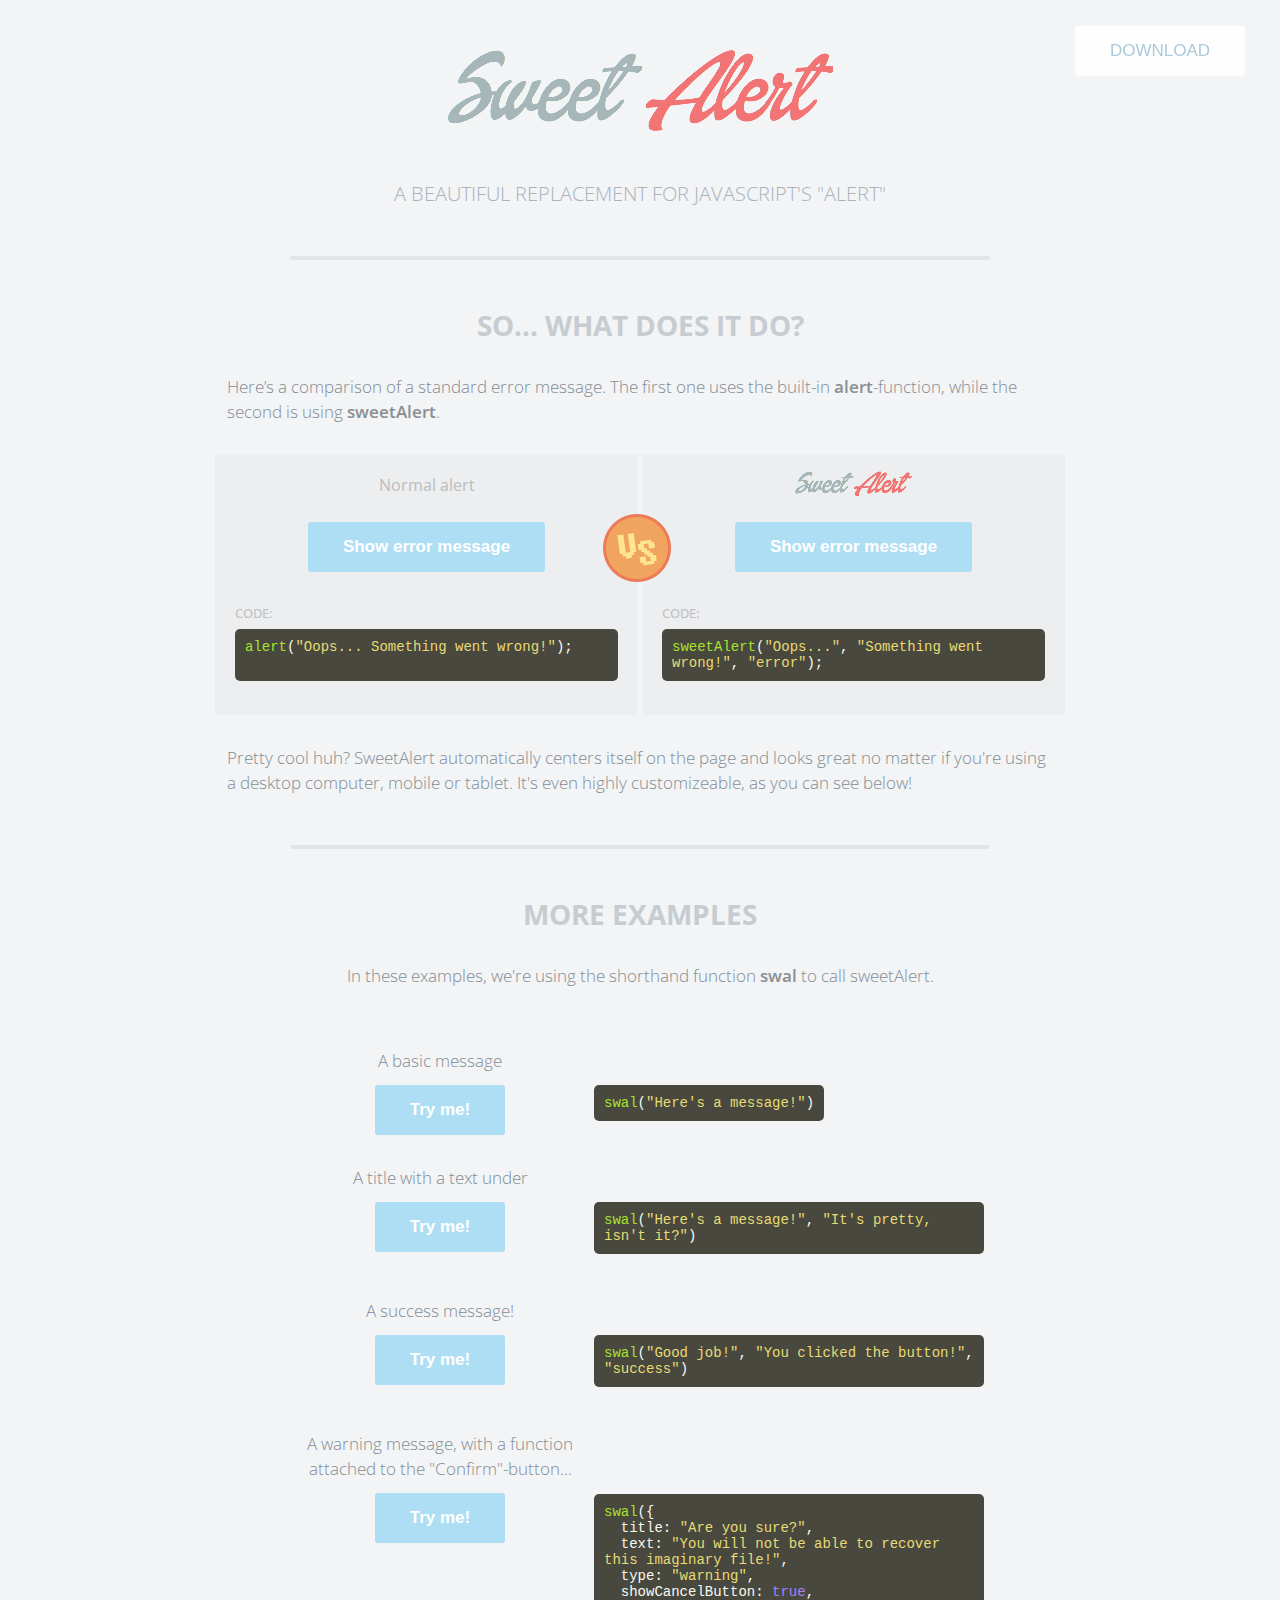
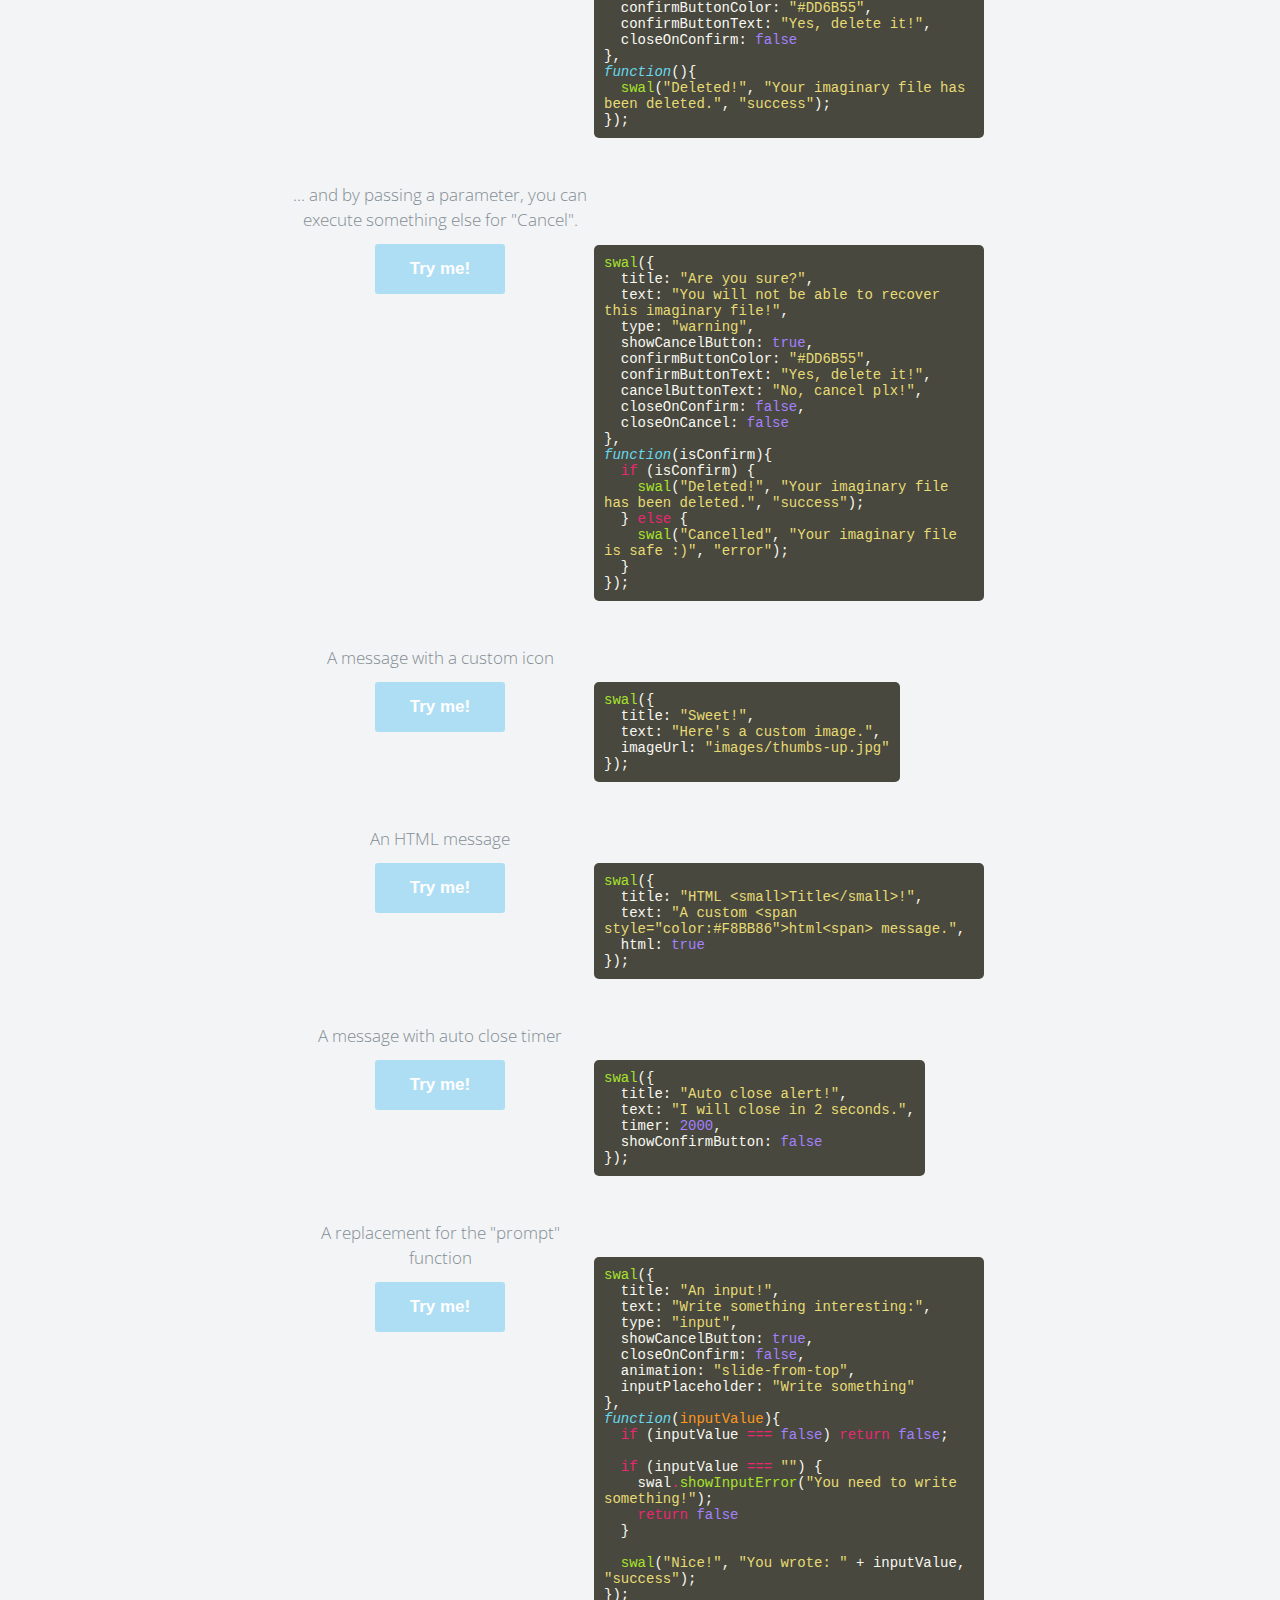
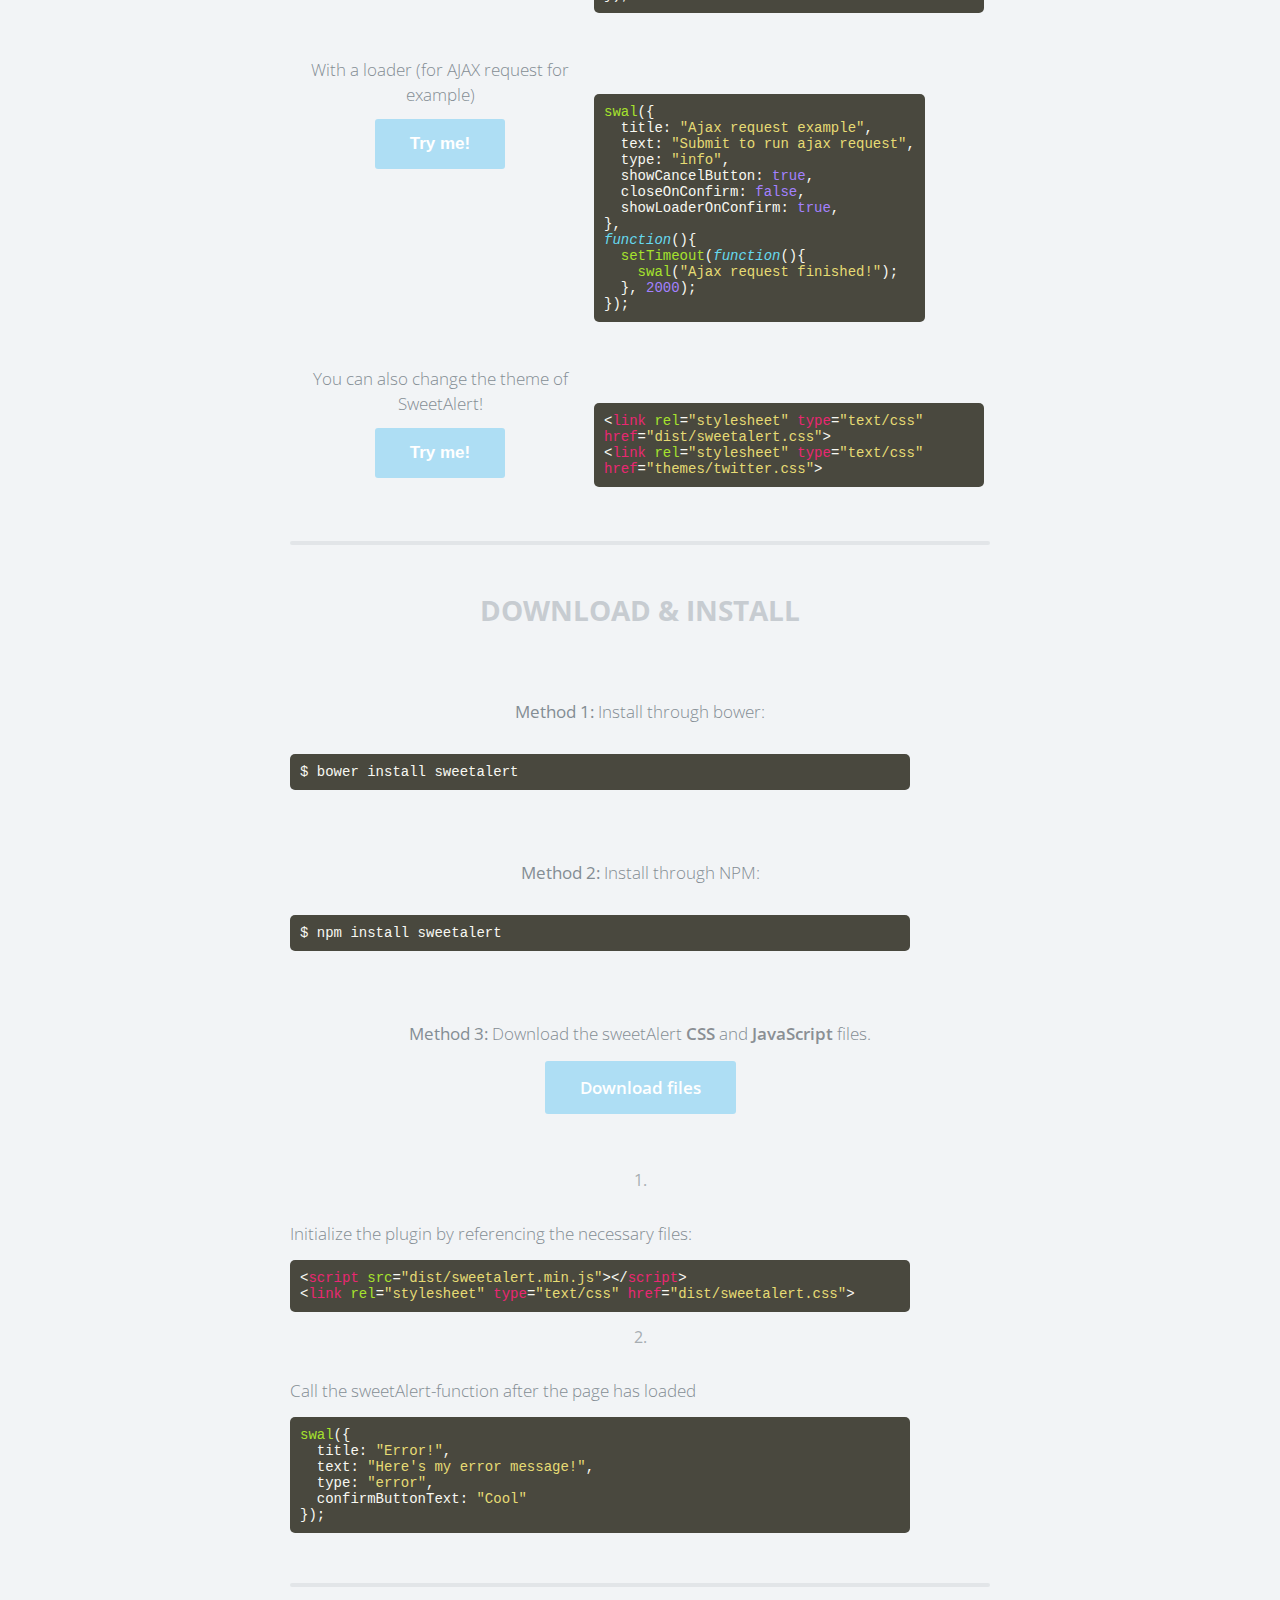
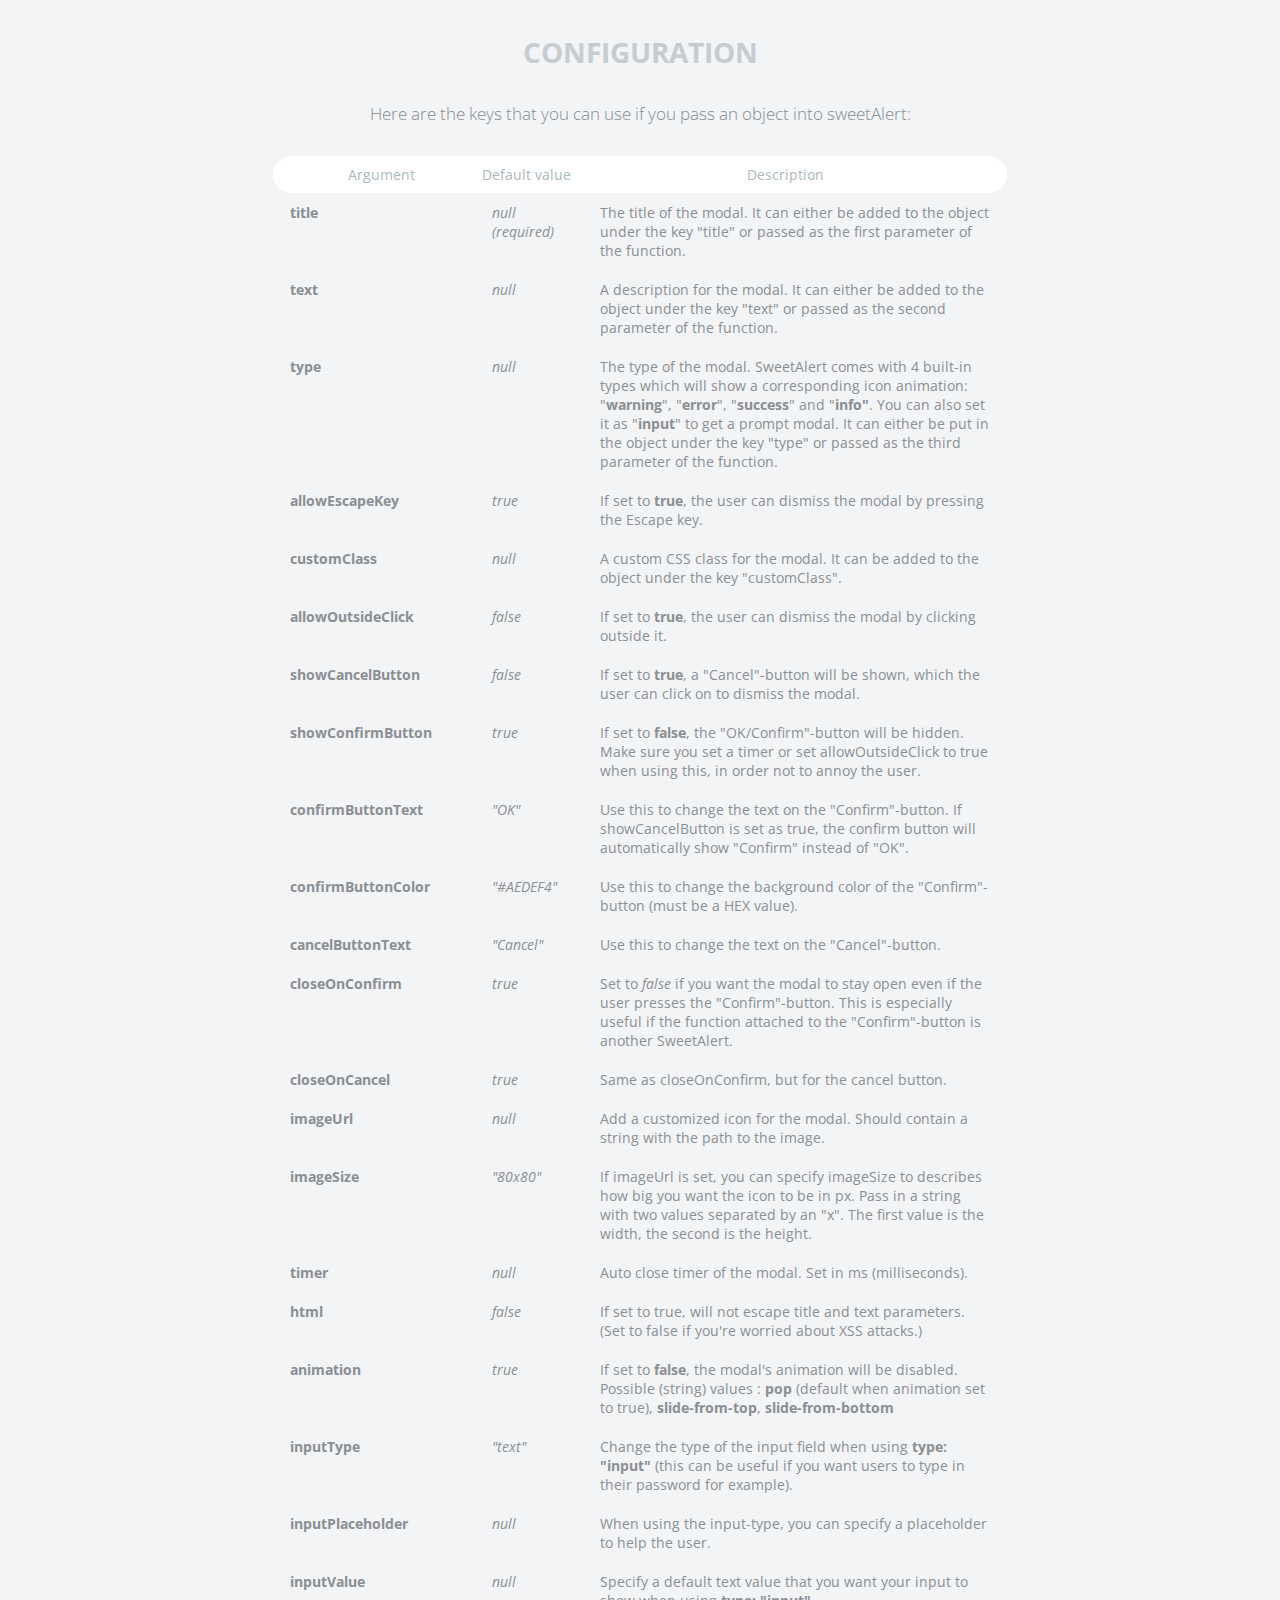
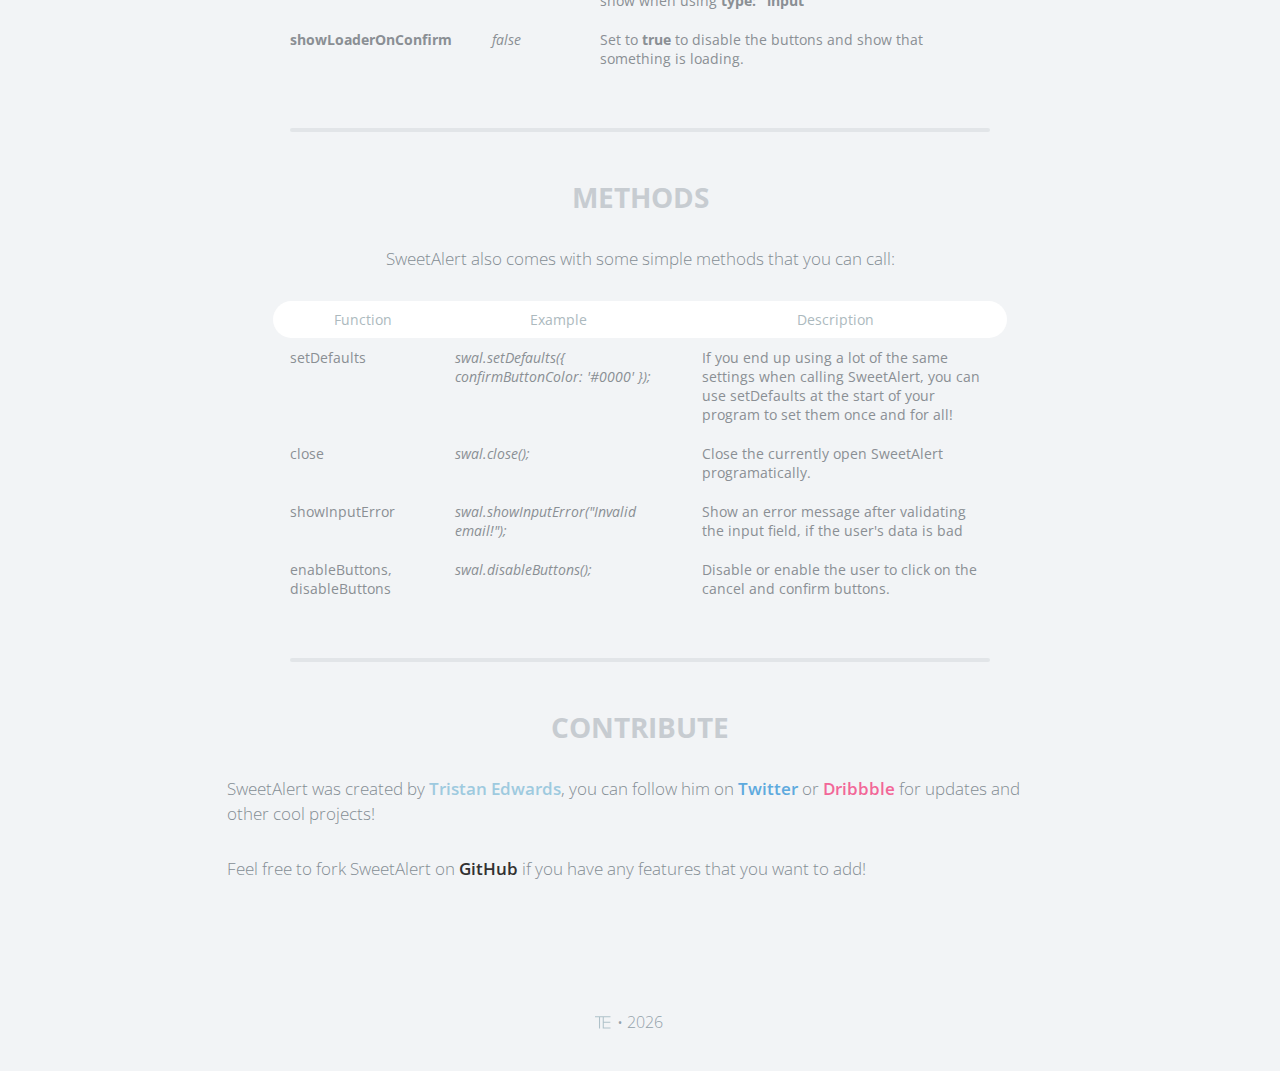
<file: admin/static/sweetalert/index.html>
<!doctype html>

<html>

<head>
  <meta charset="utf-8">
  <meta name="viewport" content="width=device-width, initial-scale=1, maximum-scale=1, user-scalable=0" />
  <title>SweetAlert</title>

  <link rel="stylesheet" href="example/example.css">
  <script src="https://code.jquery.com/jquery-2.1.3.min.js"></script>

  <!-- This is what you need -->
  <script src="dist/sweetalert-dev.js"></script>
  <link rel="stylesheet" href="dist/sweetalert.css">
  <!--.......................-->

</head>

<body>

<h1>Sweet Alert</h1>
<h2>A beautiful replacement for JavaScript's "Alert"</h2>
<button class="download">Download</button>

<!-- What does it do? -->
<h3>So... What does it do?</h3>
<p>Here’s a comparison of a standard error message. The first one uses the built-in <strong>alert</strong>-function, while the second is using <strong>sweetAlert</strong>.</p>

<div class="showcase normal">
	<h4>Normal alert</h4>
	<button>Show error message</button>

	<h5>Code:</h5>
	<pre><span class="attr">alert</span>(<span class="str">"Oops... Something went wrong!"</span>);

	</pre>

	<div class="vs-icon"></div>
</div>

<div class="showcase sweet">
	<h4>Sweet Alert</h4>
	<button>Show error message</button>

	<h5>Code:</h5>
	<pre><span class="attr">sweetAlert</span>(<span class="str">"Oops..."</span>, <span class="str">"Something went wrong!"</span>, <span class="str">"error"</span>);</pre>
</div>

<p>Pretty cool huh? SweetAlert automatically centers itself on the page and looks great no matter if you're using a desktop computer, mobile or tablet. It's even highly customizeable, as you can see below!</p>


<!-- Examples -->
<h3>More examples</h3>

<p class="center">In these examples, we're using the shorthand function <strong>swal</strong> to call sweetAlert.</p>

<ul class="examples">

	<li class="message">
		<div class="ui">
			<p>A basic message</p>
			<button>Try me!</button>
		</div>
		<pre><span class="attr">swal</span>(<span class="str">"Here's a message!"</span>)</pre>
	</li>

	<li class="title-text">
		<div class="ui">
			<p>A title with a text under</p>
			<button>Try me!</button>
		</div>
		<pre><span class="attr">swal</span>(<span class="str">"Here's a message!"</span>, <span class="str">"It's pretty, isn't it?"</span>)</pre>
	</li>

	<li class="success">
		<div class="ui">
			<p>A success message!</p>
			<button>Try me!</button>
		</div>
		<pre><span class="attr">swal</span>(<span class="str">"Good job!"</span>, <span class="str">"You clicked the button!"</span>, <span class="str">"success"</span>)</pre>
	</li>

	<li class="warning confirm">
		<div class="ui">
			<p>A warning message, with a function attached to the "Confirm"-button...</p>
			<button>Try me!</button>
		</div>
		<pre><span class="attr">swal</span>({
&nbsp;&nbsp;title: <span class="str">"Are you sure?"</span>,
&nbsp;&nbsp;text: <span class="str">"You will not be able to recover this imaginary file!"</span>,
&nbsp;&nbsp;type: <span class="str">"warning"</span>,
&nbsp;&nbsp;showCancelButton: <span class="val">true</span>,
&nbsp;&nbsp;confirmButtonColor: <span class="str">"#DD6B55"</span>,
&nbsp;&nbsp;confirmButtonText: <span class="str">"Yes, delete it!"</span>,
&nbsp;&nbsp;closeOnConfirm: <span class="val">false</span>
},
<span class="func"><i>function</i></span>(){
&nbsp;&nbsp;<span class="attr">swal</span>(<span class="str">"Deleted!"</span>, <span class="str">"Your imaginary file has been deleted."</span>, <span class="str">"success"</span>);
});</pre>
	</li>

	<li class="warning cancel">
		<div class="ui">
			<p>... and by passing a parameter, you can execute something else for "Cancel".</p>
			<button>Try me!</button>
		</div>
		<pre><span class="attr">swal</span>({
&nbsp;&nbsp;title: <span class="str">"Are you sure?"</span>,
&nbsp;&nbsp;text: <span class="str">"You will not be able to recover this imaginary file!"</span>,
&nbsp;&nbsp;type: <span class="str">"warning"</span>,
&nbsp;&nbsp;showCancelButton: <span class="val">true</span>,
&nbsp;&nbsp;confirmButtonColor: <span class="str">"#DD6B55"</span>,
&nbsp;&nbsp;confirmButtonText: <span class="str">"Yes, delete it!"</span>,
&nbsp;&nbsp;cancelButtonText: <span class="str">"No, cancel plx!"</span>,
&nbsp;&nbsp;closeOnConfirm: <span class="val">false</span>,
&nbsp;&nbsp;closeOnCancel: <span class="val">false</span>
},
<span class="func"><i>function</i></span>(isConfirm){
&nbsp;&nbsp;<span class="tag">if</span> (isConfirm) {
&nbsp;&nbsp;&nbsp;&nbsp;<span class="attr">swal</span>(<span class="str">"Deleted!"</span>, <span class="str">"Your imaginary file has been deleted."</span>, <span class="str">"success"</span>);
&nbsp;&nbsp;} <span class="tag">else</span> {
	&nbsp;&nbsp;&nbsp;&nbsp;<span class="attr">swal</span>(<span class="str">"Cancelled"</span>, <span class="str">"Your imaginary file is safe :)"</span>, <span class="str">"error"</span>);
&nbsp;&nbsp;}
});</pre>
	</li>

	<li class="custom-icon">
		<div class="ui">
			<p>A message with a custom icon</p>
			<button>Try me!</button>
		</div>
		<pre><span class="attr">swal</span>({
&nbsp;&nbsp;title: <span class="str">"Sweet!"</span>,
&nbsp;&nbsp;text: <span class="str">"Here's a custom image."</span>,
&nbsp;&nbsp;imageUrl: <span class="str">"images/thumbs-up.jpg"</span>
});</pre>
	</li>

	<li class="message-html">
		<div class="ui">
			<p>An HTML message</p>
			<button>Try me!</button>
		</div>
		<pre><span class="attr">swal</span>({
&nbsp;&nbsp;title: <span class="str">"HTML &lt;small&gt;Title&lt;/small&gt;!"</span>,
&nbsp;&nbsp;text: <span class="str">"A custom &lt;span style="color:#F8BB86"&gt;html&lt;span&gt; message."</span>,
&nbsp;&nbsp;html: <span class="val">true</span>
});</pre>
	</li>

	<li class="timer">
		<div class="ui">
			<p>A message with auto close timer</p>
			<button>Try me!</button>
		</div>
		<pre><span class="attr">swal</span>({
&nbsp;&nbsp;title: <span class="str">"Auto close alert!"</span>,
&nbsp;&nbsp;text: <span class="str">"I will close in 2 seconds."</span>,
&nbsp;&nbsp;timer: <span class="val">2000</span>,
&nbsp;&nbsp;showConfirmButton: <span class="val">false</span>
});</pre>
	</li>


	<li class="input">
		<div class="ui">
			<p>A replacement for the "prompt" function</p>
			<button>Try me!</button>
		</div>
		<pre><span class="attr">swal</span>({
&nbsp;&nbsp;title: <span class="str">"An input!"</span>,
&nbsp;&nbsp;text: <span class="str">"Write something interesting:"</span>,
&nbsp;&nbsp;type: <span class="str">"input"</span>,
&nbsp;&nbsp;showCancelButton: <span class="val">true</span>,
&nbsp;&nbsp;closeOnConfirm: <span class="val">false</span>,
&nbsp;&nbsp;animation: <span class="str">"slide-from-top"</span>,
&nbsp;&nbsp;inputPlaceholder: <span class="str">"Write something"</span>
},
<span class="func"><i>function</i></span>(<span class="arg">inputValue</span>){
&nbsp;&nbsp;<span class="tag">if</span> (inputValue <span class="tag">===</span> <span class="val">false</span>) <span class="tag">return</span> <span class="val">false</span>;
&nbsp;&nbsp;
&nbsp;&nbsp;<span class="tag">if</span> (inputValue <span class="tag">===</span> <span class="str">""</span>) {
&nbsp;&nbsp;&nbsp;&nbsp;swal<span class="tag">.</span><span class="attr">showInputError</span>(<span class="str">"You need to write something!"</span>);
&nbsp;&nbsp;&nbsp;&nbsp;<span class="tag">return</span> <span class="val">false</span>
&nbsp;&nbsp;}
&nbsp;&nbsp;
&nbsp;&nbsp;<span class="attr">swal</span>(<span class="str">"Nice!"</span>, <span class="str">"You wrote: "</span> + inputValue, <span class="str">"success"</span>);
});</pre>
	</li>

  <li class="ajax">
    <div class="ui">
			<p>With a loader (for AJAX request for example)</p>
			<button>Try me!</button>
		</div>
		<pre><span class="attr">swal</span>({
&nbsp;&nbsp;title: <span class="str">"Ajax request example"</span>,
&nbsp;&nbsp;text: <span class="str">"Submit to run ajax request"</span>,
&nbsp;&nbsp;type: <span class="str">"info"</span>,
&nbsp;&nbsp;showCancelButton: <span class="val">true</span>,
&nbsp;&nbsp;closeOnConfirm: <span class="val">false</span>,
&nbsp;&nbsp;showLoaderOnConfirm: <span class="val">true</span>,
},
<span class="func"><i>function</i></span>(){
&nbsp;&nbsp;<span class="attr">setTimeout</span>(<span class="func"><i>function</i></span>(){
&nbsp;&nbsp;&nbsp;&nbsp;<span class="attr">swal</span>(<span class="str">"Ajax request finished!"</span>);
&nbsp;&nbsp;}, <span class="val">2000</span>);
});</pre>
	</li>

	<li class="theme">
		<div class="ui">
			<p>You can also change the theme of SweetAlert!</p>
			<button>Try me!</button>
		</div>
		<pre>&lt;<span class="tag">link</span> <span class="attr">rel</span>=<span class="str">"stylesheet"</span> <span class="tag">type</span>=<span class="str">"text/css"</span> <span class="tag">href</span>=<span class="str">"dist/sweetalert.css"</span>&gt;
			&lt;<span class="tag">link</span> <span class="attr">rel</span>=<span class="str">"stylesheet"</span> <span class="tag">type</span>=<span class="str">"text/css"</span> <span class="tag">href</span>=<span class="str">"themes/twitter.css"</span>&gt;</pre>
	</li>

</ul>


<!-- Download & Install -->
<h3 id="download-section">Download & install</h3>

<div class="center-container">
	<p class="center"><b>Method 1:</b> Install through bower:</p>
	<pre class="center">$ bower install sweetalert</pre>
</div>

<div class="center-container">
	<p class="center"><b>Method 2:</b> Install through NPM:</p>
	<pre class="center">$ npm install sweetalert</pre>
</div>

<p class="center"><b>Method 3:</b> Download the sweetAlert <strong>CSS</strong> and <strong>JavaScript</strong> files.</p>

<a class="button" href="https://github.com/t4t5/sweetalert/archive/master.zip" download>Download files</a>

<ol>
	<li>
		<p>Initialize the plugin by referencing the necessary files:</p>
		<pre>&lt;<span class="tag">script</span> <span class="attr">src</span>=<span class="str">"dist/sweetalert.min.js"</span>&gt;&lt;/<span class="tag">script</span>&gt;
&lt;<span class="tag">link</span> <span class="attr">rel</span>=<span class="str">"stylesheet"</span> <span class="tag">type</span>=<span class="str">"text/css"</span> <span class="tag">href</span>=<span class="str">"dist/sweetalert.css"</span>&gt;</pre>
	</li>

	<li>
		<p>Call the sweetAlert-function after the page has loaded</p>
		<pre><span class="attr">swal</span>({
&nbsp;&nbsp;title: <span class="str">"Error!"</span>,
&nbsp;&nbsp;text: <span class="str">"Here's my error message!"</span>,
&nbsp;&nbsp;type: <span class="str">"error"</span>,
&nbsp;&nbsp;confirmButtonText: <span class="str">"Cool"</span>
});
</pre>
	</li>
</ol>



<!-- Configuration -->
<h3>Configuration</h3>

<p class="center">Here are the keys that you can use if you pass an object into sweetAlert:</p>

<table>
	<tr class="titles">
		<th>
			<div class="border-left"></div>
			Argument
		</th>
		<th>Default value</th>
		<th>
			<div class="border-right"></div>
			Description
		</th>
	</tr>
	<tr>
		<td><b>title</b></td>
		<td><i>null (required)</i></td>
		<td>The title of the modal. It can either be added to the object under the key "title" or passed as the first parameter of the function.</td>
	</tr>
	<tr>
		<td><b>text</b></td>
		<td><i>null</i></td>
		<td>A description for the modal. It can either be added to the object under the key "text" or passed as the second parameter of the function.</td>
	</tr>
	<tr>
		<td><b>type</b></td>
		<td><i>null</i></td>
		<td>The type of the modal. SweetAlert comes with 4 built-in types which will show a corresponding icon animation: "<strong>warning</strong>", "<strong>error</strong>", "<strong>success</strong>" and "<strong>info"</strong>. You can also set it as "<strong>input</strong>" to get a prompt modal. It can either be put in the object under the key "type" or passed as the third parameter of the function.</td>
	</tr>
    <tr>
      <td><b>allowEscapeKey</b></td>
      <td><i>true</i></td>
      <td>If set to <strong>true</strong>, the user can dismiss the modal by pressing the Escape key.</td>
    </tr>
	<tr>
		<td><b>customClass</b></td>
		<td><i>null</i></td>
		<td>A custom CSS class for the modal. It can be added to the object under the key "customClass".</td>
	</tr>
	<tr>
		<td><b>allowOutsideClick</b></td>
		<td><i>false</i></td>
		<td>If set to <strong>true</strong>, the user can dismiss the modal by clicking outside it.</td>
	</tr>
	<tr>
		<td><b>showCancelButton</b></td>
		<td><i>false</i></td>
		<td>If set to <strong>true</strong>, a "Cancel"-button will be shown, which the user can click on to dismiss the modal.</td>
	</tr>
	<tr>
		<td><b>showConfirmButton</b></td>
		<td><i>true</i></td>
		<td>If set to <strong>false</strong>, the "OK/Confirm"-button will be hidden. Make sure you set a timer or set allowOutsideClick to true when using this, in order not to annoy the user.</td>
	</tr>
	<tr>
		<td><b>confirmButtonText</b></td>
		<td><i>"OK"</i></td>
		<td>Use this to change the text on the "Confirm"-button. If showCancelButton is set as true, the confirm button will automatically show "Confirm" instead of "OK".</td>
	</tr>
	<tr>
		<td><b>confirmButtonColor</b></td>
		<td><i>"#AEDEF4"</i></td>
		<td>Use this to change the background color of the "Confirm"-button (must be a HEX value).</td>
	</tr>
	<tr>
		<td><b>cancelButtonText</b></td>
		<td><i>"Cancel"</i></td>
		<td>Use this to change the text on the "Cancel"-button.</td>
	</tr>
	<tr>
		<td><b>closeOnConfirm</b></td>
		<td><i>true</i></td>
		<td>Set to <i>false</i> if you want the modal to stay open even if the user presses the "Confirm"-button. This is especially useful if the function attached to the "Confirm"-button is another SweetAlert.</td>
	</tr>
	<tr>
		<td><b>closeOnCancel</b></td>
		<td><i>true</i></td>
		<td>Same as closeOnConfirm, but for the cancel button.</td>
	</tr>
	<tr>
		<td><b>imageUrl</b></td>
		<td><i>null</i></td>
		<td>Add a customized icon for the modal. Should contain a string with the path to the image.</td>
	</tr>
	<tr>
		<td><b>imageSize</b></td>
		<td><i>"80x80"</i></td>
		<td>If imageUrl is set, you can specify imageSize to describes how big you want the icon to be in px. Pass in a string with two values separated by an "x". The first value is the width, the second is the height.</td>
	</tr>
	<tr>
		<td><b>timer</b></td>
		<td><i>null</i></td>
		<td>Auto close timer of the modal. Set in ms (milliseconds).</td>
	</tr>
	<tr>
		<td><b>html</b></td>
		<td><i>false</i></td>
		<td>If set to true, will not escape title and text parameters. (Set to false if you're worried about XSS attacks.)</td>
	</tr>
	<tr>
		<td><b>animation</b></td>
		<td><i>true</i></td>
		<td>If set to <strong>false</strong>, the modal's animation will be disabled. Possible (string) values : <strong>pop</strong> (default when animation set to true), <strong>slide-from-top</strong>, <strong>slide-from-bottom</strong></td>
	</tr>
	<tr>
		<td><b>inputType</b></td>
		<td><i>"text"</i></td>
		<td>Change the type of the input field when using <strong>type: "input"</strong> (this can be useful if you want users to type in their password for example).</td>
	</tr>
	<tr>
		<td><b>inputPlaceholder</b></td>
		<td><i>null</i></td>
		<td>When using the input-type, you can specify a placeholder to help the user.</td>
	</tr>
	<tr>
		<td><b>inputValue</b></td>
		<td><i>null</i></td>
		<td>Specify a default text value that you want your input to show when using <strong>type: "input"</strong></td>
	</tr>
	<tr>
		<td><b>showLoaderOnConfirm</b></td>
		<td><i>false</i></td>
    <td>Set to <strong>true</strong> to disable the buttons and show that something is loading.</td>
	</tr>
</table>


<!-- Methods -->
<h3>Methods</h3>

<p class="center">SweetAlert also comes with some simple methods that you can call:</p>

<table>
	<tr class="titles">
		<th>
			<div class="border-left"></div>
			Function
		</th>
		<th>Example</th>
		<th>
			<div class="border-right"></div>
			Description
		</th>
	</tr>
	<tr>
		<td>setDefaults</td>
		<td><i>swal.setDefaults({ confirmButtonColor: '#0000' });</i></td>
		<td>If you end up using a lot of the same settings when calling SweetAlert, you can use setDefaults at the start of your program to set them once and for all!</td>
	</tr>
	<tr>
		<td>close</td>
		<td><i>swal.close();</i></td>
		<td>Close the currently open SweetAlert programatically.</td>
	</tr>
	<tr>
		<td>showInputError</td>
		<td><i>swal.showInputError("Invalid email!");</i></td>
		<td>Show an error message after validating the input field, if the user's data is bad</td>
	</tr>
	<tr>
		<td>enableButtons, disableButtons</td>
		<td><i>swal.disableButtons();</i></td>
		<td>Disable or enable the user to click on the cancel and confirm buttons.</td>
	</tr>
</table>



<!-- Contribute -->
<h3>Contribute</h3>
<p>SweetAlert was created by <a href="http://tristanedwards.me" target="_blank">Tristan Edwards</a>, you can follow him on <a href="https://twitter.com/t4t5" target="_blank" class="twitter">Twitter</a> or <a href="https://dribbble.com/tristanedwards" target="_blank" class="dribbble">Dribbble</a> for updates and other cool projects!</p>
<p>Feel free to fork SweetAlert on <a href="https://github.com/t4t5/sweetalert" class="github">GitHub</a> if you have any features that you want to add!</p>


<footer>
	<span class="te-logo">TE</span> • <script>document.write(new Date().getFullYear())</script>
</footer>


<script>

document.querySelector('button.download').onclick = function(){
	$("html, body").animate({ scrollTop: $("#download-section").offset().top }, 1000);
};

document.querySelector('.showcase.normal button').onclick = function(){
	alert("Oops... Something went wrong!");
};

document.querySelector('.showcase.sweet button').onclick = function(){
	swal("Oops...", "Something went wrong!", "error");
};

document.querySelector('ul.examples li.message button').onclick = function(){
	swal("Here's a message!");
};

document.querySelector('ul.examples li.timer button').onclick = function(){
	swal({
		title: "Auto close alert!",
		text: "I will close in 2 seconds.",
		timer: 2000,
		showConfirmButton: false
	});
};

document.querySelector('ul.examples li.title-text button').onclick = function(){
	swal("Here's a message!", "It's pretty, isn't it?");
};

document.querySelector('ul.examples li.success button').onclick = function(){
	swal("Good job!", "You clicked the button!", "success");
};

document.querySelector('ul.examples li.warning.confirm button').onclick = function(){
	swal({
		title: "Are you sure?",
		text: "You will not be able to recover this imaginary file!",
		type: "warning",
		showCancelButton: true,
		confirmButtonColor: '#DD6B55',
		confirmButtonText: 'Yes, delete it!',
		closeOnConfirm: false
	},
	function(){
		swal("Deleted!", "Your imaginary file has been deleted!", "success");
	});
};

document.querySelector('ul.examples li.warning.cancel button').onclick = function(){
	swal({
		title: "Are you sure?",
		text: "You will not be able to recover this imaginary file!",
		type: "warning",
		showCancelButton: true,
		confirmButtonColor: '#DD6B55',
		confirmButtonText: 'Yes, delete it!',
		cancelButtonText: "No, cancel plx!",
		closeOnConfirm: false,
		closeOnCancel: false
	},
	function(isConfirm){
    if (isConfirm){
      swal("Deleted!", "Your imaginary file has been deleted!", "success");
    } else {
      swal("Cancelled", "Your imaginary file is safe :)", "error");
    }
	});
};

document.querySelector('ul.examples li.custom-icon button').onclick = function(){
	swal({
		title: "Sweet!",
		text: "Here's a custom image.",
		imageUrl: 'example/images/thumbs-up.jpg'
	});
};

document.querySelector('ul.examples li.message-html button').onclick = function(){
	swal({
		title: "HTML <small>Title</small>!",
		text: 'A custom <span style="color:#F8BB86">html<span> message.',
		html: true
	});
};

document.querySelector('ul.examples li.input button').onclick = function(){
	swal({
		title: "An input!",
		text: 'Write something interesting:',
		type: 'input',
		showCancelButton: true,
		closeOnConfirm: false,
		animation: "slide-from-top",
		inputPlaceholder: "Write something",
	},
	function(inputValue){
		if (inputValue === false) return false;

		if (inputValue === "") {
			swal.showInputError("You need to write something!");
			return false;
		}
    
		swal("Nice!", 'You wrote: ' + inputValue, "success");

	});
};

document.querySelector('ul.examples li.theme button').onclick = function() {
	swal({
		title: "Themes!",
		text: "Here's the Twitter theme for SweetAlert!",
		confirmButtonText: "Cool!",
		customClass: 'twitter'
	});
};

document.querySelector('ul.examples li.ajax button').onclick = function() {
  swal({
    title: 'Ajax request example',
    text: 'Submit to run ajax request',
    type: 'info',
    showCancelButton: true,
    closeOnConfirm: false,
    showLoaderOnConfirm: true,
  }, function(){
    setTimeout(function() {
      swal('Ajax request finished!');
    }, 2000);
  });
};

</script>



</body>

</html>
</file>
<file: admin/static/sweetalert/example/example.css>
@import url(http://fonts.googleapis.com/css?family=Open+Sans:400,600,700,300);
@import url(http://fonts.googleapis.com/css?family=Open+Sans+Condensed:700);
body {
  background-color: #f2f4f6;
  font-family: 'Open Sans', sans-serif;
  text-align: center; }

h1 {
  background-image: url("images/logo_big.png");
  background-image: -webkit-image-set(url("images/logo_big.png") 1x, url("images/logo_big@2x.png") 2x);
  width: 385px;
  height: 81px;
  text-indent: -9999px;
  white-space: nowrap;
  margin: 50px auto; }
  @media all and (max-width: 420px) {
    h1 {
      width: 300px;
      background-size: contain;
      background-repeat: no-repeat;
      background-position: center; } }
  @media all and (max-width: 330px) {
    h1 {
      width: 250px; } }

h2 {
  font-size: 20px;
  color: #A9B2BC;
  line-height: 25px;
  text-transform: uppercase;
  font-weight: 300;
  text-align: center;
  display: block; }

h3 {
  font-size: 28px;
  color: #C7CCD1;
  text-transform: uppercase;
  font-family: 'Open Sans Condensed', sans-serif;
  margin-top: 100px;
  text-align: center;
  position: relative; }
  h3#download-section {
    margin-top: 50px;
    padding-top: 40px; }
  h3::after {
    content: "";
    background-color: #e2e5e8;
    height: 4px;
    width: 700px;
    left: 50%;
    margin-left: -350px;
    position: absolute;
    margin-top: -50px;
    border-radius: 2px; }
    @media all and (max-width: 740px) {
      h3::after {
        width: auto;
        left: 20px;
        right: 20px;
        margin-left: 0; } }

a {
  text-decoration: none; }

p {
  max-width: 826px;
  margin: 30px auto;
  font-size: 17px;
  font-weight: 300;
  color: #848D94;
  line-height: 25px;
  text-align: left; }
  p.center {
    text-align: center; }
  p strong {
    color: #8A8F94;
    font-weight: 600; }
  p a {
    color: #9ECADF;
    font-weight: 600; }
    p a:hover {
      text-decoration: underline; }
    p a.twitter {
      color: #5eaade; }
    p a.dribbble {
      color: #f26798; }
    p a.github {
      color: #323131; }

button, .button {
  background-color: #AEDEF4;
  color: white;
  border: none;
  box-shadow: none;
  font-size: 17px;
  font-weight: 500;
  font-weight: 600;
  border-radius: 3px;
  padding: 15px 35px;
  margin: 26px 5px 0 5px;
  cursor: pointer; }
  button:focus, .button:focus {
    outline: none; }
  button:hover, .button:hover {
    background-color: #a1d9f2; }
  button:active, .button:active {
    background-color: #81ccee; }
  button.cancel, .button.cancel {
    background-color: #D0D0D0; }
    button.cancel:hover, .button.cancel:hover {
      background-color: #c8c8c8; }
    button.cancel:active, .button.cancel:active {
      background-color: #b6b6b6; }
  button.download, .button.download {
    position: fixed;
    right: 30px;
    top: 0;
    background-color: rgba(255, 255, 255, 0.9);
    color: #ABCADA;
    font-weight: 500;
    text-transform: uppercase;
    z-index: 3; }
    @media all and (max-width: 1278px) {
      button.download, .button.download {
        display: none; } }

.center-container {
  max-width: 700px;
  margin: 70px auto; }

pre {
  background-color: #49483e;
  color: #f8f8f2;
  padding: 10px;
  border-radius: 5px;
  white-space: pre-line;
  text-align: left;
  font-size: 14px;
  max-width: 600px; }
  pre .str {
    color: #e6db74; }
  pre .func {
    color: #66d9ef; }
  pre .val {
    color: #a381ff; }
  pre .tag {
    color: #e92772; }
  pre .attr {
    color: #a6e22d; }
  pre .arg {
    color: #fd9720; }

.showcase {
  background-color: #eceef0;
  padding: 20px;
  display: inline-block;
  width: 383px;
  vertical-align: top;
  position: relative; }
  @media all and (max-width: 865px) {
    .showcase {
      margin: 5px auto;
      padding: 46px 20px; } }
  @media all and (max-width: 440px) {
    .showcase {
      width: auto; } }
  .showcase h4 {
    font-size: 16px;
    color: #BCBCBC;
    line-height: 22px;
    margin: 0 auto;
    font-weight: 400; }
  .showcase.sweet h4 {
    width: 117px;
    height: 25px;
    margin-top: -3px;
    text-indent: -9999px;
    background-image: url("images/logo_small.png");
    background-image: -webkit-image-set(url("images/logo_small.png") 1x, url("images/logo_small@2x.png") 2x); }
  .showcase h5 {
    margin-bottom: -7px;
    text-align: left;
    font-weight: 500;
    text-transform: uppercase;
    color: #c2c2c2; }
  .showcase button {
    margin-bottom: 10px; }
  .showcase .vs-icon {
    background-image: url("images/vs_icon.png");
    background-image: -webkit-image-set(url("images/vs_icon.png") 1x, url("images/vs_icon@2x.png") 2x);
    width: 69px;
    height: 69px;
    position: absolute;
    right: -34px;
    top: 60px;
    z-index: 2; }
    @media all and (max-width: 865px) {
      .showcase .vs-icon {
        margin: 5px auto;
        right: auto;
        left: 50%;
        margin-left: -35px;
        top: auto;
        bottom: -35px; } }

ul.examples {
  list-style-type: none;
  width: 700px;
  margin: 0 auto;
  text-align: left;
  padding-left: 0; }
  @media all and (max-width: 758px) {
    ul.examples {
      width: auto; } }
  ul.examples li {
    padding-left: 0; }
  ul.examples .ui, ul.examples pre {
    display: inline-block;
    vertical-align: top; }
    @media all and (max-width: 758px) {
      ul.examples .ui, ul.examples pre {
        display: block;
        max-width: none;
        margin: 0 auto; } }
  ul.examples .ui {
    width: 300px;
    text-align: center; }
    ul.examples .ui button {
      margin-top: 12px; }
    ul.examples .ui p {
      text-align: center;
      margin-bottom: 0; }
  ul.examples pre {
    max-width: 370px;
    margin-top: 67px; }
    @media all and (max-width: 758px) {
      ul.examples pre {
        margin-top: 16px !important;
        margin-bottom: 60px; } }
  ul.examples .warning pre {
    margin-top: 93px; }

ol {
  max-width: 700px;
  margin: 70px auto;
  list-style-position: inside;
  padding-left: 0; }
  ol li {
    color: #A7ADB2; }
    ol li p {
      margin-bottom: 10px; }

table {
  width: 700px;
  font-size: 14px;
  color: #8a8f94;
  margin: 10px auto;
  text-align: left;
  border-collapse: collapse; }
  @media all and (max-width: 750px) {
    table {
      width: auto;
      margin: 10px 20px; } }
  table th {
    background-color: white;
    padding: 9px;
    color: #acb9be;
    font-weight: 400;
    text-align: center;
    position: relative; }
    table th .border-left, table th .border-right {
      position: absolute;
      background-color: white;
      border-radius: 50%;
      top: 0;
      left: -17px;
      width: 37px;
      height: 37px; }
    table th .border-right {
      left: auto;
      right: -17px; }
    @media all and (max-width: 750px) {
      table th:nth-child(2) {
        display: none; } }
  table td {
    padding: 10px 20px;
    vertical-align: top; }
    table td:first-child {
      padding-left: 0px; }
    table td:last-child {
      padding-right: 0px; }
    @media all and (max-width: 750px) {
      table td:nth-child(2) {
        display: none; } }
    @media all and (max-width: 360px) {
      table td {
        padding: 10px 4px; }
        table td b {
          font-size: 13px; } }

footer {
  margin-top: 100px;
  padding-bottom: 30px;
  color: #9A999F;
  display: inline-block;
  position: relative;
  color: gray;
  font-weight: 400;
  color: #93a1aa;
  font-weight: 300; }
  footer .te-logo {
    text-indent: -99999px;
    background-size: contain;
    background-repeat: no-repeat;
    background-position: center center;
    height: 16px;
    width: 16px;
    display: inline-block;
    margin-right: 5px;
    background-image: url("images/te-logo-small.svg");
    position: absolute;
    left: -22px;
    top: 3px; }

.sweet-alert.twitter {
  font-family: "Helvetica Neue", Helvetica, Arial, sans-serif;
  padding: 15px;
  padding-top: 55px;
  text-align: right;
  border-radius: 6px;
  box-shadow: 0px 0px 0px 1px rgba(0, 0, 0, 0.11), 0px 6px 30px rgba(0, 0, 0, 0.14); }
  .sweet-alert.twitter ~ .sweet-overlay {
    background: rgba(41, 47, 51, 0.9); }
  .sweet-alert.twitter h2 {
    position: absolute;
    top: 0;
    left: 0;
    right: 0;
    height: 40px;
    line-height: 40px;
    font-size: 16px;
    font-weight: 400;
    color: #8899a6;
    margin: 0;
    color: #66757f;
    border-bottom: 1px solid #e1e8ed; }
  .sweet-alert.twitter p {
    display: block;
    text-align: center;
    color: #66757f;
    font-weight: 400;
    font-size: 13px;
    margin-top: 7px; }
  .sweet-alert.twitter .sa-button-container {
    background-color: #f5f8fa;
    border-top: 1px solid #e1e8ed;
    box-shadow: 0px -1px 0px white;
    margin: -15px;
    margin-top: 0; }
  .sweet-alert.twitter[data-has-confirm-button=false][data-has-cancel-button=false] {
    padding-bottom: 10px; }
    .sweet-alert.twitter[data-has-confirm-button=false][data-has-cancel-button=false] .sa-button-container {
      display: none; }
  .sweet-alert.twitter button {
    border-radius: 2px;
    box-shadow: none !important;
    text-shadow: 0px -1px 0px rgba(0, 0, 0, 0.3);
    margin: 17px 0px;
    border-radius: 4px;
    font-size: 14px;
    font-weight: 600;
    padding: 8px 16px;
    position: relative; }
    .sweet-alert.twitter button:focus, .sweet-alert.twitter button.cancel:focus {
      box-shadow: none !important; }
      .sweet-alert.twitter button:focus::before, .sweet-alert.twitter button.cancel:focus::before {
        content: "";
        position: absolute;
        left: -5px;
        top: -5px;
        right: -5px;
        bottom: -5px;
        border: 2px solid #a5b0b4;
        border-radius: 8px; }
    .sweet-alert.twitter button.confirm {
      background-color: #55acee !important;
      background-image: linear-gradient(transparent, rgba(0, 0, 0, 0.05));
      -ms-filter: "progid:DXImageTransform.Microsoft.gradient(startColorstr=#00000000, endColorstr=#0C000000)";
      border: 1px solid #3b88c3;
      box-shadow: inset 0 1px 0 rgba(255, 255, 255, 0.15);
      margin-right: 15px; }
      .sweet-alert.twitter button.confirm:hover {
        background-color: #55acee;
        background-image: linear-gradient(transparent, rgba(0, 0, 0, 0.15));
        -ms-filter: "progid:DXImageTransform.Microsoft.gradient(startColorstr=#00000000, endColorstr=#26000000)";
        border-color: #3b88c3; }
    .sweet-alert.twitter button.cancel {
      color: #66757e;
      background-color: #f5f8fa;
      background-image: linear-gradient(#fff, #f5f8fa);
      text-shadow: 0px -1px 0px white;
      margin-right: 9px;
      border: 1px solid #e1e8ed; }
      .sweet-alert.twitter button.cancel:hover, .sweet-alert.twitter button.cancel:focus:hover {
        background-color: #e1e8ed;
        background-image: linear-gradient(#fff, #e1e8ed);
        -ms-filter: "progid:DXImageTransform.Microsoft.gradient(enabled=false)";
        border-color: #e1e8ed; }
      .sweet-alert.twitter button.cancel:focus {
        background: #fff;
        border-color: #fff; }
  .sweet-alert.twitter .sa-icon {
    transform: scale(0.72);
    margin-bottom: -2px;
    margin-top: -10px; }
  .sweet-alert.twitter input {
    border: 1px solid #e1e8ed;
    border-radius: 3px;
    padding: 10px 7px;
    height: auto;
    box-shadow: none;
    font-size: 13px;
    margin: 10px 0; }
    .sweet-alert.twitter input:focus {
      border-color: #94A1A6;
      box-shadow: inset 0 0 0 1px rgba(77, 99, 107, 0.7); }
  .sweet-alert.twitter fieldset .sa-input-error {
    display: none; }
  .sweet-alert.twitter .sa-error-container {
    text-align: center;
    border: none;
    background-color: #fbedc0;
    margin-bottom: 6px; }
    .sweet-alert.twitter .sa-error-container.show {
      border: 1px solid #f0e1b9; }
    .sweet-alert.twitter .sa-error-container .icon {
      display: none; }
    .sweet-alert.twitter .sa-error-container p {
      color: #292f33;
      font-weight: 600;
      margin-top: 0; }
</file>
<file: admin/static/sweetalert/dist/sweetalert.css>
body.stop-scrolling {
  height: 100%;
  overflow: hidden; }

.sweet-overlay {
  background-color: black;
  /* IE8 */
  -ms-filter: "progid:DXImageTransform.Microsoft.Alpha(Opacity=40)";
  /* IE8 */
  background-color: rgba(0, 0, 0, 0.4);
  position: fixed;
  left: 0;
  right: 0;
  top: 0;
  bottom: 0;
  display: none;
  z-index: 10000; }

.sweet-alert {
  background-color: white;
  font-family: 'Open Sans', 'Helvetica Neue', Helvetica, Arial, sans-serif;
  width: 478px;
  padding: 17px;
  border-radius: 5px;
  text-align: center;
  position: fixed;
  left: 50%;
  top: 50%;
  margin-left: -256px;
  margin-top: -200px;
  overflow: hidden;
  display: none;
  z-index: 99999; }
  @media all and (max-width: 540px) {
    .sweet-alert {
      width: auto;
      margin-left: 0;
      margin-right: 0;
      left: 15px;
      right: 15px; } }
  .sweet-alert h2 {
    color: #575757;
    font-size: 30px;
    text-align: center;
    font-weight: 600;
    text-transform: none;
    position: relative;
    margin: 25px 0;
    padding: 0;
    line-height: 40px;
    display: block; }
  .sweet-alert p {
    color: #797979;
    font-size: 16px;
    text-align: center;
    font-weight: 300;
    position: relative;
    text-align: inherit;
    float: none;
    margin: 0;
    padding: 0;
    line-height: normal; }
  .sweet-alert fieldset {
    border: none;
    position: relative; }
  .sweet-alert .sa-error-container {
    background-color: #f1f1f1;
    margin-left: -17px;
    margin-right: -17px;
    overflow: hidden;
    padding: 0 10px;
    max-height: 0;
    webkit-transition: padding 0.15s, max-height 0.15s;
    transition: padding 0.15s, max-height 0.15s; }
    .sweet-alert .sa-error-container.show {
      padding: 10px 0;
      max-height: 100px;
      webkit-transition: padding 0.2s, max-height 0.2s;
      transition: padding 0.25s, max-height 0.25s; }
    .sweet-alert .sa-error-container .icon {
      display: inline-block;
      width: 24px;
      height: 24px;
      border-radius: 50%;
      background-color: #ea7d7d;
      color: white;
      line-height: 24px;
      text-align: center;
      margin-right: 3px; }
    .sweet-alert .sa-error-container p {
      display: inline-block; }
  .sweet-alert .sa-input-error {
    position: absolute;
    top: 29px;
    right: 26px;
    width: 20px;
    height: 20px;
    opacity: 0;
    -webkit-transform: scale(0.5);
    transform: scale(0.5);
    -webkit-transform-origin: 50% 50%;
    transform-origin: 50% 50%;
    -webkit-transition: all 0.1s;
    transition: all 0.1s; }
    .sweet-alert .sa-input-error::before, .sweet-alert .sa-input-error::after {
      content: "";
      width: 20px;
      height: 6px;
      background-color: #f06e57;
      border-radius: 3px;
      position: absolute;
      top: 50%;
      margin-top: -4px;
      left: 50%;
      margin-left: -9px; }
    .sweet-alert .sa-input-error::before {
      -webkit-transform: rotate(-45deg);
      transform: rotate(-45deg); }
    .sweet-alert .sa-input-error::after {
      -webkit-transform: rotate(45deg);
      transform: rotate(45deg); }
    .sweet-alert .sa-input-error.show {
      opacity: 1;
      -webkit-transform: scale(1);
      transform: scale(1); }
  .sweet-alert input {
    width: 100%;
    box-sizing: border-box;
    border-radius: 3px;
    border: 1px solid #d7d7d7;
    height: 43px;
    margin-top: 10px;
    margin-bottom: 17px;
    font-size: 18px;
    box-shadow: inset 0px 1px 1px rgba(0, 0, 0, 0.06);
    padding: 0 12px;
    display: none;
    -webkit-transition: all 0.3s;
    transition: all 0.3s; }
    .sweet-alert input:focus {
      outline: none;
      box-shadow: 0px 0px 3px #c4e6f5;
      border: 1px solid #b4dbed; }
      .sweet-alert input:focus::-moz-placeholder {
        transition: opacity 0.3s 0.03s ease;
        opacity: 0.5; }
      .sweet-alert input:focus:-ms-input-placeholder {
        transition: opacity 0.3s 0.03s ease;
        opacity: 0.5; }
      .sweet-alert input:focus::-webkit-input-placeholder {
        transition: opacity 0.3s 0.03s ease;
        opacity: 0.5; }
    .sweet-alert input::-moz-placeholder {
      color: #bdbdbd; }
    .sweet-alert input:-ms-input-placeholder {
      color: #bdbdbd; }
    .sweet-alert input::-webkit-input-placeholder {
      color: #bdbdbd; }
  .sweet-alert.show-input input {
    display: block; }
  .sweet-alert .sa-confirm-button-container {
    display: inline-block;
    position: relative; }
  .sweet-alert .la-ball-fall {
    position: absolute;
    left: 50%;
    top: 50%;
    margin-left: -27px;
    margin-top: 4px;
    opacity: 0;
    visibility: hidden; }
  .sweet-alert button {
    background-color: #8CD4F5;
    color: white;
    border: none;
    box-shadow: none;
    font-size: 17px;
    font-weight: 500;
    -webkit-border-radius: 4px;
    border-radius: 5px;
    padding: 10px 32px;
    margin: 26px 5px 0 5px;
    cursor: pointer; }
    .sweet-alert button:focus {
      outline: none;
      box-shadow: 0 0 2px rgba(128, 179, 235, 0.5), inset 0 0 0 1px rgba(0, 0, 0, 0.05); }
    .sweet-alert button:hover {
      background-color: #7ecff4; }
    .sweet-alert button:active {
      background-color: #5dc2f1; }
    .sweet-alert button.cancel {
      background-color: #C1C1C1; }
      .sweet-alert button.cancel:hover {
        background-color: #b9b9b9; }
      .sweet-alert button.cancel:active {
        background-color: #a8a8a8; }
      .sweet-alert button.cancel:focus {
        box-shadow: rgba(197, 205, 211, 0.8) 0px 0px 2px, rgba(0, 0, 0, 0.0470588) 0px 0px 0px 1px inset !important; }
    .sweet-alert button[disabled] {
      opacity: .6;
      cursor: default; }
    .sweet-alert button.confirm[disabled] {
      color: transparent; }
      .sweet-alert button.confirm[disabled] ~ .la-ball-fall {
        opacity: 1;
        visibility: visible;
        transition-delay: 0s; }
    .sweet-alert button::-moz-focus-inner {
      border: 0; }
  .sweet-alert[data-has-cancel-button=false] button {
    box-shadow: none !important; }
  .sweet-alert[data-has-confirm-button=false][data-has-cancel-button=false] {
    padding-bottom: 40px; }
  .sweet-alert .sa-icon {
    width: 80px;
    height: 80px;
    border: 4px solid gray;
    -webkit-border-radius: 40px;
    border-radius: 40px;
    border-radius: 50%;
    margin: 20px auto;
    padding: 0;
    position: relative;
    box-sizing: content-box; }
    .sweet-alert .sa-icon.sa-error {
      border-color: #F27474; }
      .sweet-alert .sa-icon.sa-error .sa-x-mark {
        position: relative;
        display: block; }
      .sweet-alert .sa-icon.sa-error .sa-line {
        position: absolute;
        height: 5px;
        width: 47px;
        background-color: #F27474;
        display: block;
        top: 37px;
        border-radius: 2px; }
        .sweet-alert .sa-icon.sa-error .sa-line.sa-left {
          -webkit-transform: rotate(45deg);
          transform: rotate(45deg);
          left: 17px; }
        .sweet-alert .sa-icon.sa-error .sa-line.sa-right {
          -webkit-transform: rotate(-45deg);
          transform: rotate(-45deg);
          right: 16px; }
    .sweet-alert .sa-icon.sa-warning {
      border-color: #F8BB86; }
      .sweet-alert .sa-icon.sa-warning .sa-body {
        position: absolute;
        width: 5px;
        height: 47px;
        left: 50%;
        top: 10px;
        -webkit-border-radius: 2px;
        border-radius: 2px;
        margin-left: -2px;
        background-color: #F8BB86; }
      .sweet-alert .sa-icon.sa-warning .sa-dot {
        position: absolute;
        width: 7px;
        height: 7px;
        -webkit-border-radius: 50%;
        border-radius: 50%;
        margin-left: -3px;
        left: 50%;
        bottom: 10px;
        background-color: #F8BB86; }
    .sweet-alert .sa-icon.sa-info {
      border-color: #C9DAE1; }
      .sweet-alert .sa-icon.sa-info::before {
        content: "";
        position: absolute;
        width: 5px;
        height: 29px;
        left: 50%;
        bottom: 17px;
        border-radius: 2px;
        margin-left: -2px;
        background-color: #C9DAE1; }
      .sweet-alert .sa-icon.sa-info::after {
        content: "";
        position: absolute;
        width: 7px;
        height: 7px;
        border-radius: 50%;
        margin-left: -3px;
        top: 19px;
        background-color: #C9DAE1; }
    .sweet-alert .sa-icon.sa-success {
      border-color: #A5DC86; }
      .sweet-alert .sa-icon.sa-success::before, .sweet-alert .sa-icon.sa-success::after {
        content: '';
        -webkit-border-radius: 40px;
        border-radius: 40px;
        border-radius: 50%;
        position: absolute;
        width: 60px;
        height: 120px;
        background: white;
        -webkit-transform: rotate(45deg);
        transform: rotate(45deg); }
      .sweet-alert .sa-icon.sa-success::before {
        -webkit-border-radius: 120px 0 0 120px;
        border-radius: 120px 0 0 120px;
        top: -7px;
        left: -33px;
        -webkit-transform: rotate(-45deg);
        transform: rotate(-45deg);
        -webkit-transform-origin: 60px 60px;
        transform-origin: 60px 60px; }
      .sweet-alert .sa-icon.sa-success::after {
        -webkit-border-radius: 0 120px 120px 0;
        border-radius: 0 120px 120px 0;
        top: -11px;
        left: 30px;
        -webkit-transform: rotate(-45deg);
        transform: rotate(-45deg);
        -webkit-transform-origin: 0px 60px;
        transform-origin: 0px 60px; }
      .sweet-alert .sa-icon.sa-success .sa-placeholder {
        width: 80px;
        height: 80px;
        border: 4px solid rgba(165, 220, 134, 0.2);
        -webkit-border-radius: 40px;
        border-radius: 40px;
        border-radius: 50%;
        box-sizing: content-box;
        position: absolute;
        left: -4px;
        top: -4px;
        z-index: 2; }
      .sweet-alert .sa-icon.sa-success .sa-fix {
        width: 5px;
        height: 90px;
        background-color: white;
        position: absolute;
        left: 28px;
        top: 8px;
        z-index: 1;
        -webkit-transform: rotate(-45deg);
        transform: rotate(-45deg); }
      .sweet-alert .sa-icon.sa-success .sa-line {
        height: 5px;
        background-color: #A5DC86;
        display: block;
        border-radius: 2px;
        position: absolute;
        z-index: 2; }
        .sweet-alert .sa-icon.sa-success .sa-line.sa-tip {
          width: 25px;
          left: 14px;
          top: 46px;
          -webkit-transform: rotate(45deg);
          transform: rotate(45deg); }
        .sweet-alert .sa-icon.sa-success .sa-line.sa-long {
          width: 47px;
          right: 8px;
          top: 38px;
          -webkit-transform: rotate(-45deg);
          transform: rotate(-45deg); }
    .sweet-alert .sa-icon.sa-custom {
      background-size: contain;
      border-radius: 0;
      border: none;
      background-position: center center;
      background-repeat: no-repeat; }

/*
 * Animations
 */
@-webkit-keyframes showSweetAlert {
  0% {
    transform: scale(0.7);
    -webkit-transform: scale(0.7); }
  45% {
    transform: scale(1.05);
    -webkit-transform: scale(1.05); }
  80% {
    transform: scale(0.95);
    -webkit-transform: scale(0.95); }
  100% {
    transform: scale(1);
    -webkit-transform: scale(1); } }

@keyframes showSweetAlert {
  0% {
    transform: scale(0.7);
    -webkit-transform: scale(0.7); }
  45% {
    transform: scale(1.05);
    -webkit-transform: scale(1.05); }
  80% {
    transform: scale(0.95);
    -webkit-transform: scale(0.95); }
  100% {
    transform: scale(1);
    -webkit-transform: scale(1); } }

@-webkit-keyframes hideSweetAlert {
  0% {
    transform: scale(1);
    -webkit-transform: scale(1); }
  100% {
    transform: scale(0.5);
    -webkit-transform: scale(0.5); } }

@keyframes hideSweetAlert {
  0% {
    transform: scale(1);
    -webkit-transform: scale(1); }
  100% {
    transform: scale(0.5);
    -webkit-transform: scale(0.5); } }

@-webkit-keyframes slideFromTop {
  0% {
    top: 0%; }
  100% {
    top: 50%; } }

@keyframes slideFromTop {
  0% {
    top: 0%; }
  100% {
    top: 50%; } }

@-webkit-keyframes slideToTop {
  0% {
    top: 50%; }
  100% {
    top: 0%; } }

@keyframes slideToTop {
  0% {
    top: 50%; }
  100% {
    top: 0%; } }

@-webkit-keyframes slideFromBottom {
  0% {
    top: 70%; }
  100% {
    top: 50%; } }

@keyframes slideFromBottom {
  0% {
    top: 70%; }
  100% {
    top: 50%; } }

@-webkit-keyframes slideToBottom {
  0% {
    top: 50%; }
  100% {
    top: 70%; } }

@keyframes slideToBottom {
  0% {
    top: 50%; }
  100% {
    top: 70%; } }

.showSweetAlert[data-animation=pop] {
  -webkit-animation: showSweetAlert 0.3s;
  animation: showSweetAlert 0.3s; }

.showSweetAlert[data-animation=none] {
  -webkit-animation: none;
  animation: none; }

.showSweetAlert[data-animation=slide-from-top] {
  -webkit-animation: slideFromTop 0.3s;
  animation: slideFromTop 0.3s; }

.showSweetAlert[data-animation=slide-from-bottom] {
  -webkit-animation: slideFromBottom 0.3s;
  animation: slideFromBottom 0.3s; }

.hideSweetAlert[data-animation=pop] {
  -webkit-animation: hideSweetAlert 0.2s;
  animation: hideSweetAlert 0.2s; }

.hideSweetAlert[data-animation=none] {
  -webkit-animation: none;
  animation: none; }

.hideSweetAlert[data-animation=slide-from-top] {
  -webkit-animation: slideToTop 0.4s;
  animation: slideToTop 0.4s; }

.hideSweetAlert[data-animation=slide-from-bottom] {
  -webkit-animation: slideToBottom 0.3s;
  animation: slideToBottom 0.3s; }

@-webkit-keyframes animateSuccessTip {
  0% {
    width: 0;
    left: 1px;
    top: 19px; }
  54% {
    width: 0;
    left: 1px;
    top: 19px; }
  70% {
    width: 50px;
    left: -8px;
    top: 37px; }
  84% {
    width: 17px;
    left: 21px;
    top: 48px; }
  100% {
    width: 25px;
    left: 14px;
    top: 45px; } }

@keyframes animateSuccessTip {
  0% {
    width: 0;
    left: 1px;
    top: 19px; }
  54% {
    width: 0;
    left: 1px;
    top: 19px; }
  70% {
    width: 50px;
    left: -8px;
    top: 37px; }
  84% {
    width: 17px;
    left: 21px;
    top: 48px; }
  100% {
    width: 25px;
    left: 14px;
    top: 45px; } }

@-webkit-keyframes animateSuccessLong {
  0% {
    width: 0;
    right: 46px;
    top: 54px; }
  65% {
    width: 0;
    right: 46px;
    top: 54px; }
  84% {
    width: 55px;
    right: 0px;
    top: 35px; }
  100% {
    width: 47px;
    right: 8px;
    top: 38px; } }

@keyframes animateSuccessLong {
  0% {
    width: 0;
    right: 46px;
    top: 54px; }
  65% {
    width: 0;
    right: 46px;
    top: 54px; }
  84% {
    width: 55px;
    right: 0px;
    top: 35px; }
  100% {
    width: 47px;
    right: 8px;
    top: 38px; } }

@-webkit-keyframes rotatePlaceholder {
  0% {
    transform: rotate(-45deg);
    -webkit-transform: rotate(-45deg); }
  5% {
    transform: rotate(-45deg);
    -webkit-transform: rotate(-45deg); }
  12% {
    transform: rotate(-405deg);
    -webkit-transform: rotate(-405deg); }
  100% {
    transform: rotate(-405deg);
    -webkit-transform: rotate(-405deg); } }

@keyframes rotatePlaceholder {
  0% {
    transform: rotate(-45deg);
    -webkit-transform: rotate(-45deg); }
  5% {
    transform: rotate(-45deg);
    -webkit-transform: rotate(-45deg); }
  12% {
    transform: rotate(-405deg);
    -webkit-transform: rotate(-405deg); }
  100% {
    transform: rotate(-405deg);
    -webkit-transform: rotate(-405deg); } }

.animateSuccessTip {
  -webkit-animation: animateSuccessTip 0.75s;
  animation: animateSuccessTip 0.75s; }

.animateSuccessLong {
  -webkit-animation: animateSuccessLong 0.75s;
  animation: animateSuccessLong 0.75s; }

.sa-icon.sa-success.animate::after {
  -webkit-animation: rotatePlaceholder 4.25s ease-in;
  animation: rotatePlaceholder 4.25s ease-in; }

@-webkit-keyframes animateErrorIcon {
  0% {
    transform: rotateX(100deg);
    -webkit-transform: rotateX(100deg);
    opacity: 0; }
  100% {
    transform: rotateX(0deg);
    -webkit-transform: rotateX(0deg);
    opacity: 1; } }

@keyframes animateErrorIcon {
  0% {
    transform: rotateX(100deg);
    -webkit-transform: rotateX(100deg);
    opacity: 0; }
  100% {
    transform: rotateX(0deg);
    -webkit-transform: rotateX(0deg);
    opacity: 1; } }

.animateErrorIcon {
  -webkit-animation: animateErrorIcon 0.5s;
  animation: animateErrorIcon 0.5s; }

@-webkit-keyframes animateXMark {
  0% {
    transform: scale(0.4);
    -webkit-transform: scale(0.4);
    margin-top: 26px;
    opacity: 0; }
  50% {
    transform: scale(0.4);
    -webkit-transform: scale(0.4);
    margin-top: 26px;
    opacity: 0; }
  80% {
    transform: scale(1.15);
    -webkit-transform: scale(1.15);
    margin-top: -6px; }
  100% {
    transform: scale(1);
    -webkit-transform: scale(1);
    margin-top: 0;
    opacity: 1; } }

@keyframes animateXMark {
  0% {
    transform: scale(0.4);
    -webkit-transform: scale(0.4);
    margin-top: 26px;
    opacity: 0; }
  50% {
    transform: scale(0.4);
    -webkit-transform: scale(0.4);
    margin-top: 26px;
    opacity: 0; }
  80% {
    transform: scale(1.15);
    -webkit-transform: scale(1.15);
    margin-top: -6px; }
  100% {
    transform: scale(1);
    -webkit-transform: scale(1);
    margin-top: 0;
    opacity: 1; } }

.animateXMark {
  -webkit-animation: animateXMark 0.5s;
  animation: animateXMark 0.5s; }

@-webkit-keyframes pulseWarning {
  0% {
    border-color: #F8D486; }
  100% {
    border-color: #F8BB86; } }

@keyframes pulseWarning {
  0% {
    border-color: #F8D486; }
  100% {
    border-color: #F8BB86; } }

.pulseWarning {
  -webkit-animation: pulseWarning 0.75s infinite alternate;
  animation: pulseWarning 0.75s infinite alternate; }

@-webkit-keyframes pulseWarningIns {
  0% {
    background-color: #F8D486; }
  100% {
    background-color: #F8BB86; } }

@keyframes pulseWarningIns {
  0% {
    background-color: #F8D486; }
  100% {
    background-color: #F8BB86; } }

.pulseWarningIns {
  -webkit-animation: pulseWarningIns 0.75s infinite alternate;
  animation: pulseWarningIns 0.75s infinite alternate; }

@-webkit-keyframes rotate-loading {
  0% {
    transform: rotate(0deg); }
  100% {
    transform: rotate(360deg); } }

@keyframes rotate-loading {
  0% {
    transform: rotate(0deg); }
  100% {
    transform: rotate(360deg); } }

/* Internet Explorer 9 has some special quirks that are fixed here */
/* The icons are not animated. */
/* This file is automatically merged into sweet-alert.min.js through Gulp */
/* Error icon */
.sweet-alert .sa-icon.sa-error .sa-line.sa-left {
  -ms-transform: rotate(45deg) \9; }

.sweet-alert .sa-icon.sa-error .sa-line.sa-right {
  -ms-transform: rotate(-45deg) \9; }

/* Success icon */
.sweet-alert .sa-icon.sa-success {
  border-color: transparent\9; }

.sweet-alert .sa-icon.sa-success .sa-line.sa-tip {
  -ms-transform: rotate(45deg) \9; }

.sweet-alert .sa-icon.sa-success .sa-line.sa-long {
  -ms-transform: rotate(-45deg) \9; }

/*!
 * Load Awesome v1.1.0 (http://github.danielcardoso.net/load-awesome/)
 * Copyright 2015 Daniel Cardoso <@DanielCardoso>
 * Licensed under MIT
 */
.la-ball-fall,
.la-ball-fall > div {
  position: relative;
  -webkit-box-sizing: border-box;
  -moz-box-sizing: border-box;
  box-sizing: border-box; }

.la-ball-fall {
  display: block;
  font-size: 0;
  color: #fff; }

.la-ball-fall.la-dark {
  color: #333; }

.la-ball-fall > div {
  display: inline-block;
  float: none;
  background-color: currentColor;
  border: 0 solid currentColor; }

.la-ball-fall {
  width: 54px;
  height: 18px; }

.la-ball-fall > div {
  width: 10px;
  height: 10px;
  margin: 4px;
  border-radius: 100%;
  opacity: 0;
  -webkit-animation: ball-fall 1s ease-in-out infinite;
  -moz-animation: ball-fall 1s ease-in-out infinite;
  -o-animation: ball-fall 1s ease-in-out infinite;
  animation: ball-fall 1s ease-in-out infinite; }

.la-ball-fall > div:nth-child(1) {
  -webkit-animation-delay: -200ms;
  -moz-animation-delay: -200ms;
  -o-animation-delay: -200ms;
  animation-delay: -200ms; }

.la-ball-fall > div:nth-child(2) {
  -webkit-animation-delay: -100ms;
  -moz-animation-delay: -100ms;
  -o-animation-delay: -100ms;
  animation-delay: -100ms; }

.la-ball-fall > div:nth-child(3) {
  -webkit-animation-delay: 0ms;
  -moz-animation-delay: 0ms;
  -o-animation-delay: 0ms;
  animation-delay: 0ms; }

.la-ball-fall.la-sm {
  width: 26px;
  height: 8px; }

.la-ball-fall.la-sm > div {
  width: 4px;
  height: 4px;
  margin: 2px; }

.la-ball-fall.la-2x {
  width: 108px;
  height: 36px; }

.la-ball-fall.la-2x > div {
  width: 20px;
  height: 20px;
  margin: 8px; }

.la-ball-fall.la-3x {
  width: 162px;
  height: 54px; }

.la-ball-fall.la-3x > div {
  width: 30px;
  height: 30px;
  margin: 12px; }

/*
 * Animation
 */
@-webkit-keyframes ball-fall {
  0% {
    opacity: 0;
    -webkit-transform: translateY(-145%);
    transform: translateY(-145%); }
  10% {
    opacity: .5; }
  20% {
    opacity: 1;
    -webkit-transform: translateY(0);
    transform: translateY(0); }
  80% {
    opacity: 1;
    -webkit-transform: translateY(0);
    transform: translateY(0); }
  90% {
    opacity: .5; }
  100% {
    opacity: 0;
    -webkit-transform: translateY(145%);
    transform: translateY(145%); } }

@-moz-keyframes ball-fall {
  0% {
    opacity: 0;
    -moz-transform: translateY(-145%);
    transform: translateY(-145%); }
  10% {
    opacity: .5; }
  20% {
    opacity: 1;
    -moz-transform: translateY(0);
    transform: translateY(0); }
  80% {
    opacity: 1;
    -moz-transform: translateY(0);
    transform: translateY(0); }
  90% {
    opacity: .5; }
  100% {
    opacity: 0;
    -moz-transform: translateY(145%);
    transform: translateY(145%); } }

@-o-keyframes ball-fall {
  0% {
    opacity: 0;
    -o-transform: translateY(-145%);
    transform: translateY(-145%); }
  10% {
    opacity: .5; }
  20% {
    opacity: 1;
    -o-transform: translateY(0);
    transform: translateY(0); }
  80% {
    opacity: 1;
    -o-transform: translateY(0);
    transform: translateY(0); }
  90% {
    opacity: .5; }
  100% {
    opacity: 0;
    -o-transform: translateY(145%);
    transform: translateY(145%); } }

@keyframes ball-fall {
  0% {
    opacity: 0;
    -webkit-transform: translateY(-145%);
    -moz-transform: translateY(-145%);
    -o-transform: translateY(-145%);
    transform: translateY(-145%); }
  10% {
    opacity: .5; }
  20% {
    opacity: 1;
    -webkit-transform: translateY(0);
    -moz-transform: translateY(0);
    -o-transform: translateY(0);
    transform: translateY(0); }
  80% {
    opacity: 1;
    -webkit-transform: translateY(0);
    -moz-transform: translateY(0);
    -o-transform: translateY(0);
    transform: translateY(0); }
  90% {
    opacity: .5; }
  100% {
    opacity: 0;
    -webkit-transform: translateY(145%);
    -moz-transform: translateY(145%);
    -o-transform: translateY(145%);
    transform: translateY(145%); } }
</file>
